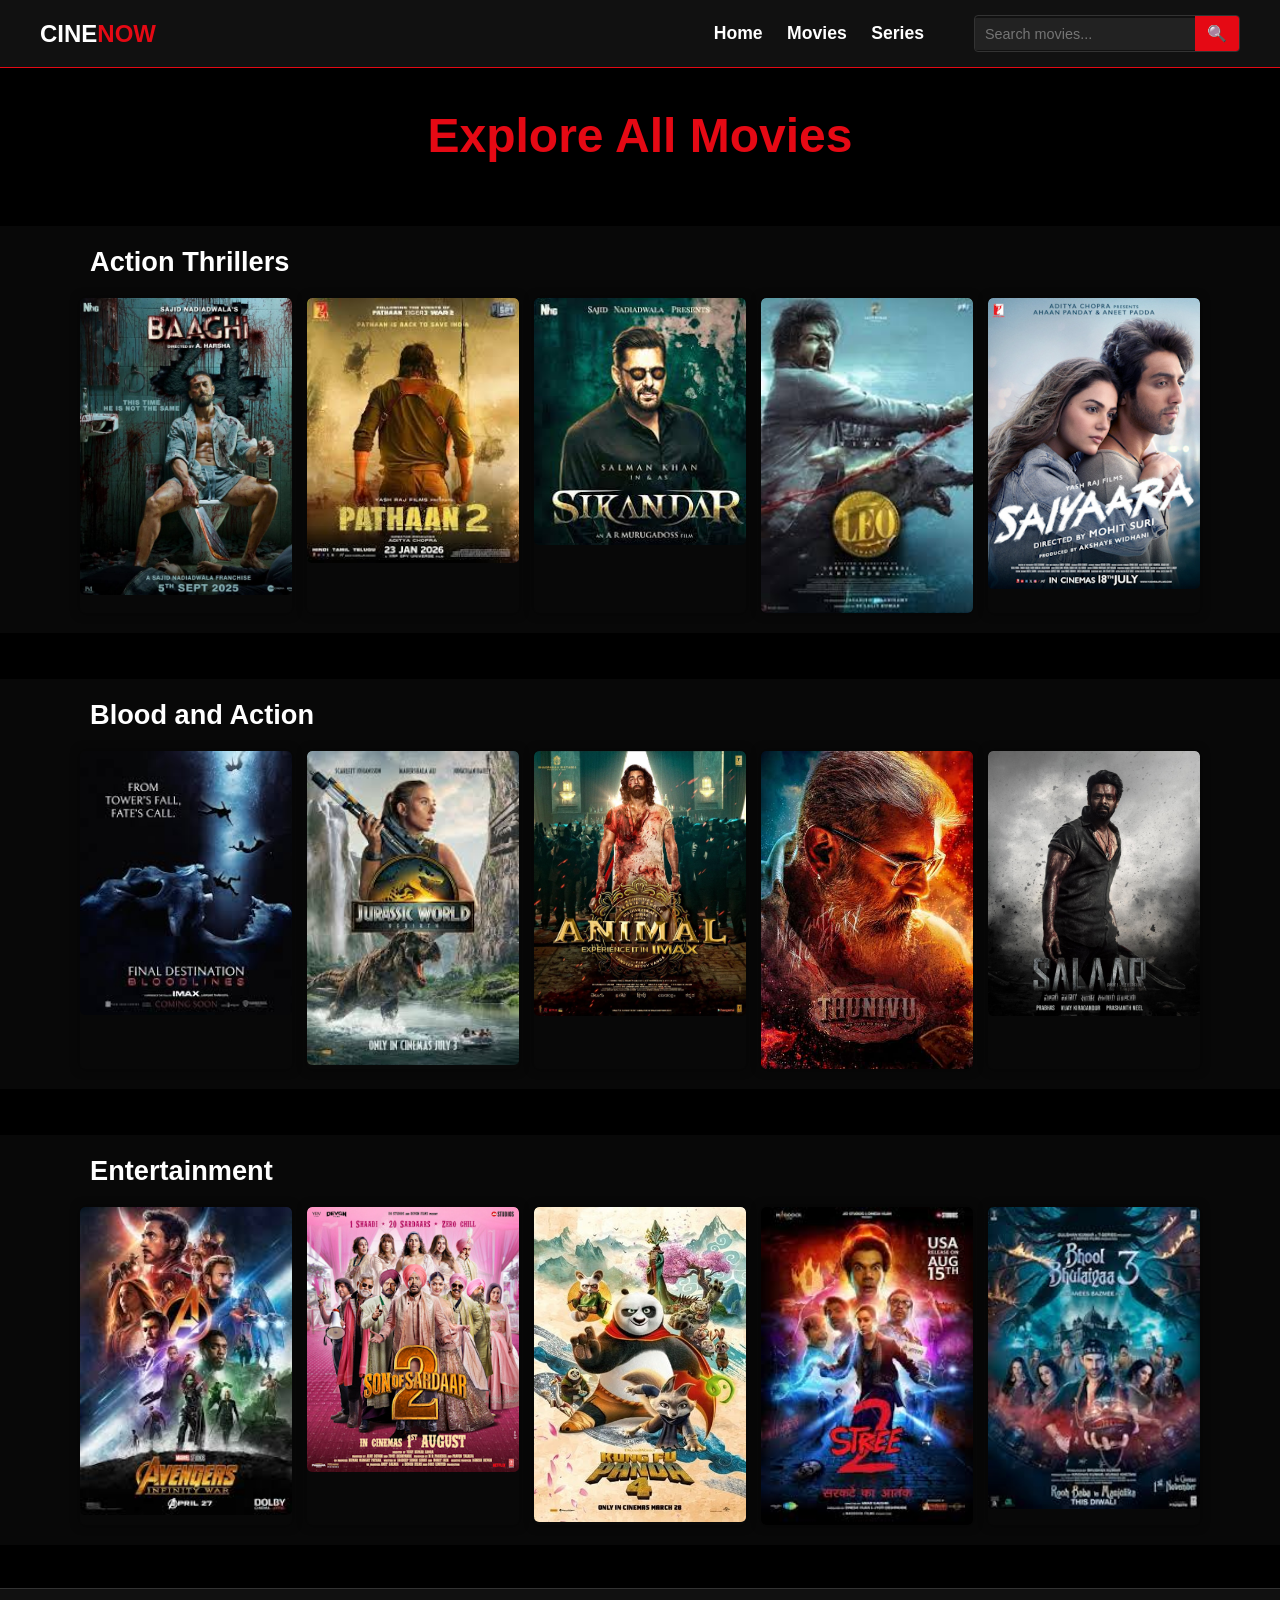
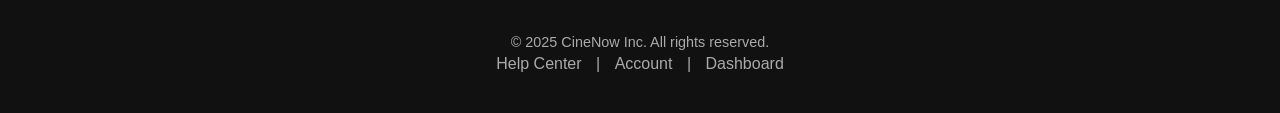
<file: index.html>
<!DOCTYPE html>
<html lang="en">
<head>
    <meta charset="UTF-8">
    <meta name="viewport" content="width=device-width, initial-scale=1.0">
    <title>CineNow - Movies</title>
    <link rel="stylesheet" href="style.css">
</head>
<body>
    
    <header class="category-header">
        <h1 class="header-logo">CINE<span style="color: #E50914;">NOW</span></h1>
        
        <div class="header-nav-search">
            <nav class="category-nav">
                <a href="welcome.html" class="nav-link">Home</a>
                <a href="movies.html" class="nav-link">Movies</a> 
                <a href="series.html" class="nav-link">Series</a> 
            </nav>
            
            <div class="search-bar">
                <input type="text" placeholder="Search movies..." class="search-input">
                <button class="search-btn">🔍</button>
            </div>
        </div>
    </header>

    <main class="category-content">
        <h2 class="page-title">Explore All Movies</h2>

        <div class="content-row">
            <section class="movie-posters-section" id="action-movies">
                <h3 class="section-title">Action Thrillers</h3>
                <div class="posters-grid">
                    <a href="https://youtu.be/cMn4dIx8Vrw?si=Atu06J6fJPQCrID1" class="poster-link">
                        <img src="movie1.jpg" alt="Action 1" class="poster-image">
                    </a>
                    <a href="https://youtu.be/vqu4z34wENw?si=cTGRnI6D5K0oLWH-" class="poster-link">
                        <img src="movie2.jpg" alt="Action 2" class="poster-image">
                    </a>
                    <a href="https://youtu.be/jQHiAAmhBMI?si=5IXZHbakr-eSvPeB" class="poster-link">
                        <img src="movie3.jpg" alt="Action 3" class="poster-image">
                    </a>
                    <a href="https://youtu.be/XNRiar5DOQQ?si=Fpk1keQptHkaRgP3" class="poster-link">
                        <img src="movie8.jpg" alt="Action 4" class="poster-image">
                    </a>
                    <a href="https://youtu.be/9r-tT5IN0vg?si=FWEmywBP5JN8kZvo" class="poster-link">
                        <img src="movie5.jpg" alt="Action 5" class="poster-image">
                    </a>
                </div>
            </section>
        </div>

        <div class="content-row">
            <section class="movie-posters-section" id="horror-movies">
                <h3 class="section-title">Blood and Action</h3>
                <div class="posters-grid">
                    <a href="https://youtu.be/UWMzKXsY9A4?si=JJUIYyn3KAFWTL6v" class="poster-link">
                        <img src="movie13.jpg" alt="Horror 1" class="poster-image">
                    </a>
                    <a href="https://youtu.be/jan5CFWs9ic?si=uOJSg8qSrKG8nzGj" class="poster-link">
                        <img src="movie12.jpg" alt="Horror 2" class="poster-image">
                    </a>
                    <a href="https://youtu.be/8FkLRUJj-o0?si=bIKBtPNUWBvRK8b2" class="poster-link">
                        <img src="movie7.jpg" alt="Horror 3" class="poster-image">
                    </a>
                    <a href="https://youtu.be/QxzdWvMnHDI?si=mJDC1bY5SK9vVGVQ" class="poster-link">
                        <img src="movie9.jpg" alt="Horror 4" class="poster-image">
                    </a>
                    <a href="https://youtu.be/WxzrNzhQrf0?si=Zgzll7dmQbSbLmkq" class="poster-link">
                        <img src="movie10.jpg" alt="Horror 5" class="poster-image">
                    </a>
                </div>
            </section>
        </div>

        <div class="content-row">
            <section class="movie-posters-section" id="fictional-movies">
                <h3 class="section-title">Entertainment</h3>
                <div class="posters-grid">
                    <a href="https://youtu.be/6ZfuNTqbHE8?si=qpEx1-rqZ10Wny1e" class="poster-link">
                        <img src="movie11.jpg" alt="Sci-Fi 1" class="poster-image">
                    </a>
                    <a href="https://youtu.be/HSX_KPfbP1o?si=IWyzZlsgmvJT1PAI" class="poster-link">
                        <img src="movie4.jpg" alt="Sci-Fi 2" class="poster-image">
                    </a>
                    <a href="https://youtu.be/_inKs4eeHiI?si=KPKSAAMSl88GBJLC" class="poster-link">
                        <img src="movie6.jpg" alt="Sci-Fi 3" class="poster-image">
                    </a>
                    <a href="https://youtu.be/VlvOgk5BHS4?si=JvdWYG16OTAXcsq-" class="poster-link">
                        <img src="movie14.jpg" alt="Sci-Fi 4" class="poster-image">
                    </a>
                    <a href="https://youtu.be/6YMY62tMLUA?si=FvkJU5TnGhFbq9vS" class="poster-link">
                        <img src="movie15.jpg" alt="Sci-Fi 5" class="poster-image">
                    </a>
                </div>
            </section>
        </div>
        
    </main>

    <footer class="site-footer">
        <div class="footer-content">
            <p>&copy; 2025 CineNow Inc. All rights reserved.</p>
            <div class="footer-links">
                <a href="#">Help Center</a> | 
                <a href="#">Account</a> |
                <a href="welcome.html">Dashboard</a>
            </div>
        </div>
    </footer>
</body>
</html>
</file>
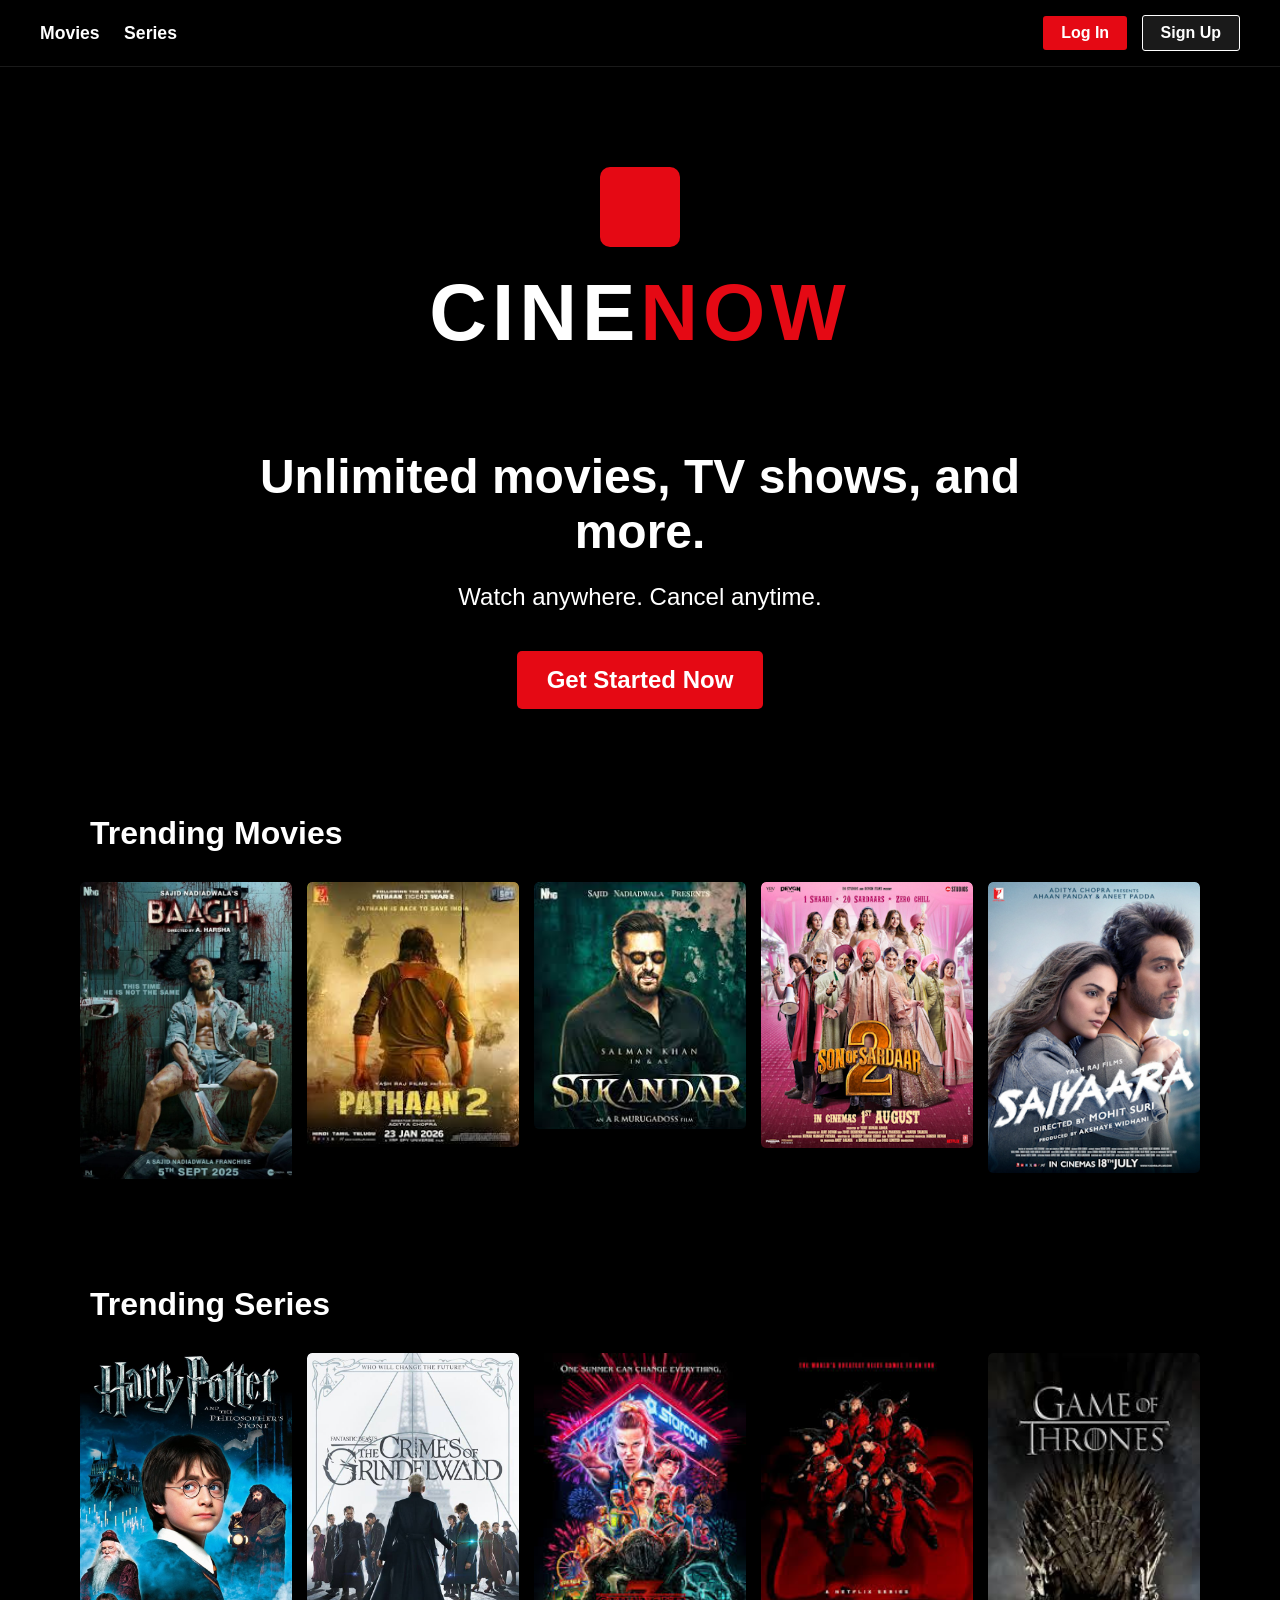
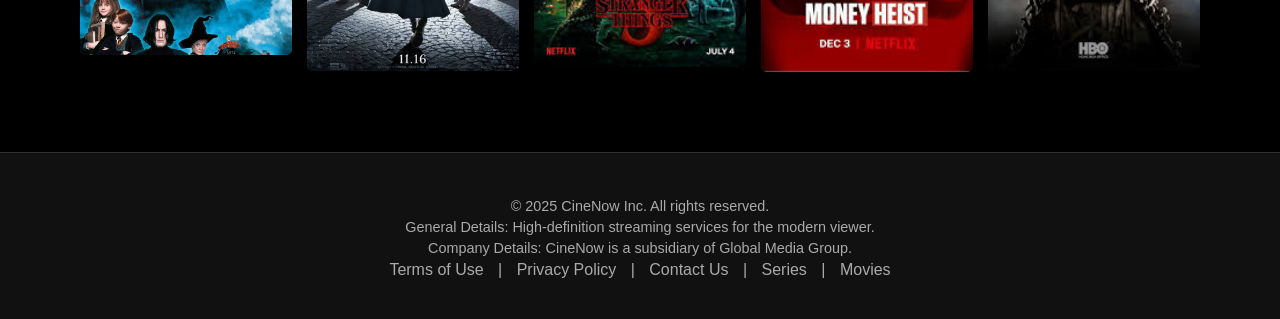
<file: 1.html>
<!DOCTYPE html>
<html lang="en">
<head>
    <meta charset="UTF-8">
    <meta name="viewport" content="width=device-width, initial-scale=1.0">
    <title>CineNow - Welcome</title>
    <link rel="stylesheet" href="style.css">
</head>
<body>
    
    <header class="nav-header">
        <nav>
            <a href="#movies-section" class="nav-link">Movies</a>
            <a href="#series-section" class="nav-link">Series</a>
        </nav>
        
        <div class="auth-buttons">
            <a href="login.html" class="auth-link login-btn">Log In</a>
            
            <a href="signup.html" class="auth-link signup-btn">Sign Up</a>
        </div>
    </header>

    <main class="hero-content">
        <div class="logo-icon-placeholder"></div>
        
        <h1 class="main-title">
            <span class="logo-part-1">CINE</span><span class="logo-part-2">NOW</span>
        </h1>

        <div class="hero-message">
            <h2>Unlimited movies, TV shows, and more.</h2>
            <h3>Watch anywhere. Cancel anytime.</h3>
            
            <a href="signup.html" class="cta-btn signup-btn">Get Started Now</a>
        </div>
        
        <section class="movie-posters-section" id="movies-section">
            <h2 class="section-title">Trending Movies</h2>
            <div class="posters-grid">
                <a href="login.html" class="poster-link">
                    <img src="movie1.jpg" alt="Movie Poster A" class="poster-image">
                </a>
                <a href="login.html" class="poster-link">
                    <img src="movie2.jpg" alt="Movie Poster B" class="poster-image">
                </a>
                <a href="login.html" class="poster-link">
                    <img src="movie3.jpg" alt="Movie Poster C" class="poster-image">
                </a>
                <a href="login.html" class="poster-link">
                    <img src="movie4.jpg" alt="Movie Poster D" class="poster-image">
                </a>
                <a href="login.html" class="poster-link">
                    <img src="movie5.jpg" alt="Movie Poster E" class="poster-image">
                </a>
            </div>
        </section>

        <section class="movie-posters-section" id="series-section">
            <h2 class="section-title">Trending Series</h2>
            <div class="posters-grid">
                <a href="signup.html" class="poster-link">
                    <img src="series1.jpg" alt="Series Poster 1" class="poster-image">
                </a>
                <a href="signup.html" class="poster-link">
                    <img src="series2.jpg" alt="Series Poster 2" class="poster-image">
                </a>
                <a href="signup.html" class="poster-link">
                    <img src="series3.jpg" alt="Series Poster 3" class="poster-image">
                </a>
                <a href="signup.html" class="poster-link">
                    <img src="series4.jpg" alt="Series Poster 4" class="poster-image">
                </a>
                <a href="signup.html" class="poster-link">
                    <img src="series5.jpeg" alt="Series Poster 5" class="poster-image">
                </a>
            </div>
        </section>
        
    </main>

    <footer class="site-footer">
        <div class="footer-content">
            <p>&copy; 2025 CineNow Inc. All rights reserved.</p>
            <p>General Details: High-definition streaming services for the modern viewer.</p>
            <p>Company Details: CineNow is a subsidiary of Global Media Group.</p>
            <div class="footer-links">
                <a href="#">Terms of Use</a> | 
                <a href="#">Privacy Policy</a> | 
                <a href="#">Contact Us</a> |
                <a href="index.html">Series</a> |
                <a href="index.html">Movies</a> 
            </div>
        </div>
    </footer>
</body>
</html>
</file>
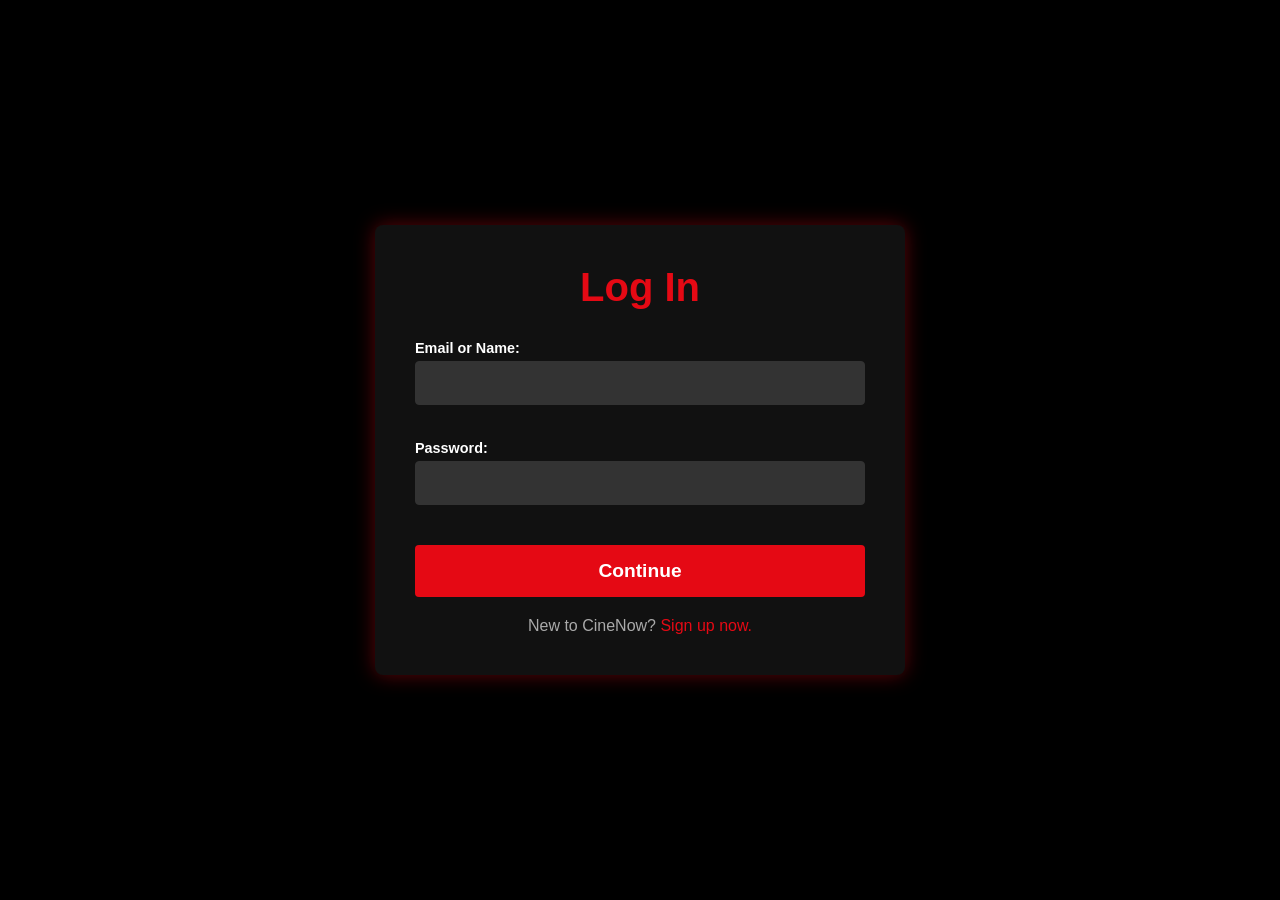
<file: login.html>
<!DOCTYPE html>
<html lang="en">
<head>
    <meta charset="UTF-8">
    <meta name="viewport" content="width=device-width, initial-scale=1.0">
    <title>CineNow - Log In</title>
    <link rel="stylesheet" href="style.css">
</head>
<body>
    <div class="auth-page">
        <div class="auth-form-container">
            <h2>Log In</h2>
            <form id="loginForm">
                <label for="login-email">Email or Name:</label>
                <input type="text" id="login-email" name="email" required>

                <label for="login-password">Password:</label>
                <input type="password" id="login-password" name="password" required>

                <button type="submit" class="form-submit-btn">Continue</button>
                <span id="formError" class="error-message"></span>
            </form>
            <div class="switch-auth-link">
                New to CineNow? <a href="signup.html">Sign up now.</a>
            </div>
        </div>
    </div>
    <script src="validation.js"></script>
</body>
</html>
</file>
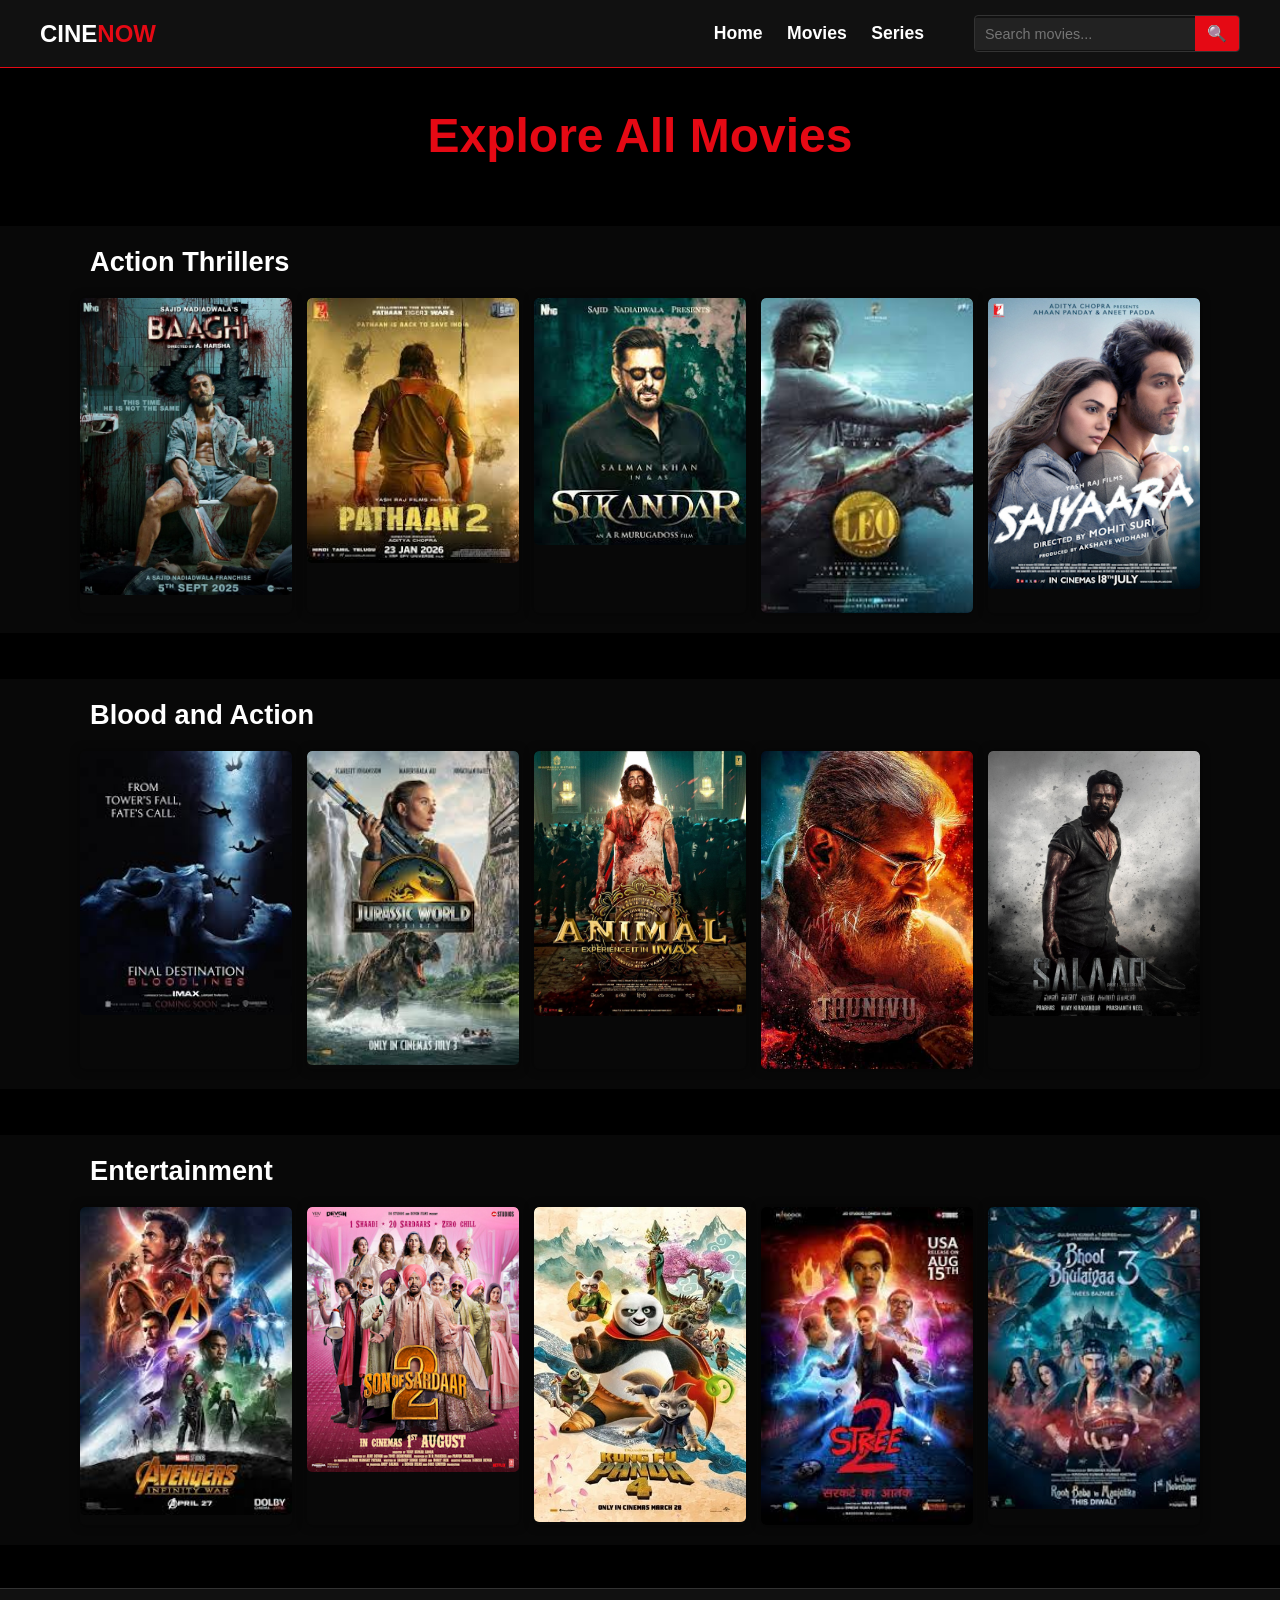
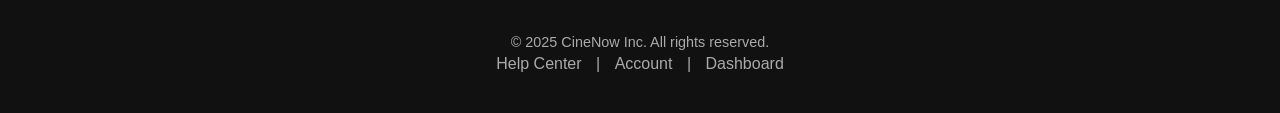
<file: movies.html>
<!DOCTYPE html>
<html lang="en">
<head>
    <meta charset="UTF-8">
    <meta name="viewport" content="width=device-width, initial-scale=1.0">
    <title>CineNow - Movies</title>
    <link rel="stylesheet" href="style.css">
</head>
<body>
    
    <header class="category-header">
        <h1 class="header-logo">CINE<span style="color: #E50914;">NOW</span></h1>
        
        <div class="header-nav-search">
            <nav class="category-nav">
                <a href="welcome.html" class="nav-link">Home</a>
                <a href="movies.html" class="nav-link">Movies</a> 
                <a href="series.html" class="nav-link">Series</a> 
            </nav>
            
            <div class="search-bar">
                <input type="text" placeholder="Search movies..." class="search-input">
                <button class="search-btn">🔍</button>
            </div>
        </div>
    </header>

    <main class="category-content">
        <h2 class="page-title">Explore All Movies</h2>

        <div class="content-row">
            <section class="movie-posters-section" id="action-movies">
                <h3 class="section-title">Action Thrillers</h3>
                <div class="posters-grid">
                    <a href="https://youtu.be/cMn4dIx8Vrw?si=Atu06J6fJPQCrID1" class="poster-link">
                        <img src="movie1.jpg" alt="Action 1" class="poster-image">
                    </a>
                    <a href="https://youtu.be/vqu4z34wENw?si=cTGRnI6D5K0oLWH-" class="poster-link">
                        <img src="movie2.jpg" alt="Action 2" class="poster-image">
                    </a>
                    <a href="https://youtu.be/jQHiAAmhBMI?si=5IXZHbakr-eSvPeB" class="poster-link">
                        <img src="movie3.jpg" alt="Action 3" class="poster-image">
                    </a>
                    <a href="https://youtu.be/XNRiar5DOQQ?si=Fpk1keQptHkaRgP3" class="poster-link">
                        <img src="movie8.jpg" alt="Action 4" class="poster-image">
                    </a>
                    <a href="https://youtu.be/9r-tT5IN0vg?si=FWEmywBP5JN8kZvo" class="poster-link">
                        <img src="movie5.jpg" alt="Action 5" class="poster-image">
                    </a>
                </div>
            </section>
        </div>

        <div class="content-row">
            <section class="movie-posters-section" id="horror-movies">
                <h3 class="section-title">Blood and Action</h3>
                <div class="posters-grid">
                    <a href="https://youtu.be/UWMzKXsY9A4?si=JJUIYyn3KAFWTL6v" class="poster-link">
                        <img src="movie13.jpg" alt="Horror 1" class="poster-image">
                    </a>
                    <a href="https://youtu.be/jan5CFWs9ic?si=uOJSg8qSrKG8nzGj" class="poster-link">
                        <img src="movie12.jpg" alt="Horror 2" class="poster-image">
                    </a>
                    <a href="https://youtu.be/8FkLRUJj-o0?si=bIKBtPNUWBvRK8b2" class="poster-link">
                        <img src="movie7.jpg" alt="Horror 3" class="poster-image">
                    </a>
                    <a href="https://youtu.be/QxzdWvMnHDI?si=mJDC1bY5SK9vVGVQ" class="poster-link">
                        <img src="movie9.jpg" alt="Horror 4" class="poster-image">
                    </a>
                    <a href="https://youtu.be/WxzrNzhQrf0?si=Zgzll7dmQbSbLmkq" class="poster-link">
                        <img src="movie10.jpg" alt="Horror 5" class="poster-image">
                    </a>
                </div>
            </section>
        </div>

        <div class="content-row">
            <section class="movie-posters-section" id="fictional-movies">
                <h3 class="section-title">Entertainment</h3>
                <div class="posters-grid">
                    <a href="https://youtu.be/6ZfuNTqbHE8?si=qpEx1-rqZ10Wny1e" class="poster-link">
                        <img src="movie11.jpg" alt="Sci-Fi 1" class="poster-image">
                    </a>
                    <a href="https://youtu.be/HSX_KPfbP1o?si=IWyzZlsgmvJT1PAI" class="poster-link">
                        <img src="movie4.jpg" alt="Sci-Fi 2" class="poster-image">
                    </a>
                    <a href="https://youtu.be/_inKs4eeHiI?si=KPKSAAMSl88GBJLC" class="poster-link">
                        <img src="movie6.jpg" alt="Sci-Fi 3" class="poster-image">
                    </a>
                    <a href="https://youtu.be/VlvOgk5BHS4?si=JvdWYG16OTAXcsq-" class="poster-link">
                        <img src="movie14.jpg" alt="Sci-Fi 4" class="poster-image">
                    </a>
                    <a href="https://youtu.be/6YMY62tMLUA?si=FvkJU5TnGhFbq9vS" class="poster-link">
                        <img src="movie15.jpg" alt="Sci-Fi 5" class="poster-image">
                    </a>
                </div>
            </section>
        </div>
        
    </main>

    <footer class="site-footer">
        <div class="footer-content">
            <p>&copy; 2025 CineNow Inc. All rights reserved.</p>
            <div class="footer-links">
                <a href="#">Help Center</a> | 
                <a href="#">Account</a> |
                <a href="welcome.html">Dashboard</a>
            </div>
        </div>
    </footer>
</body>
</html>
</file>
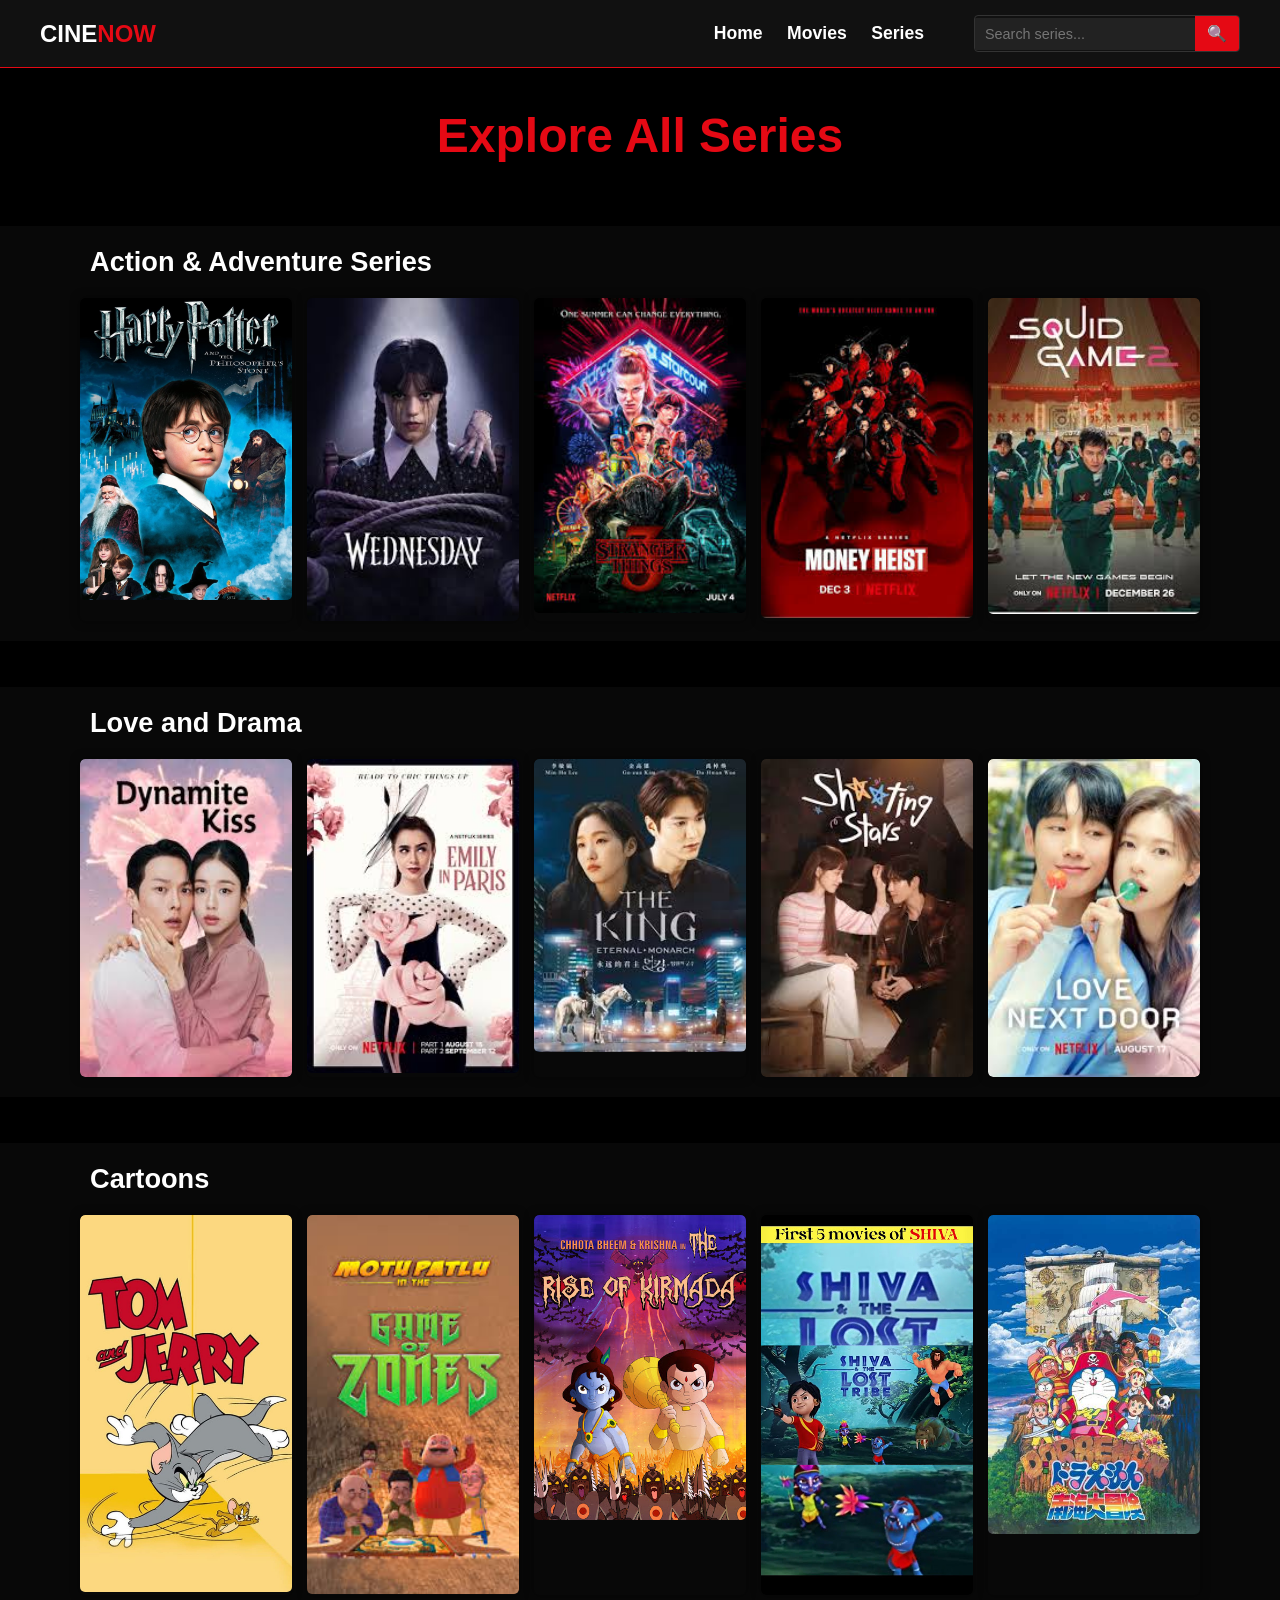
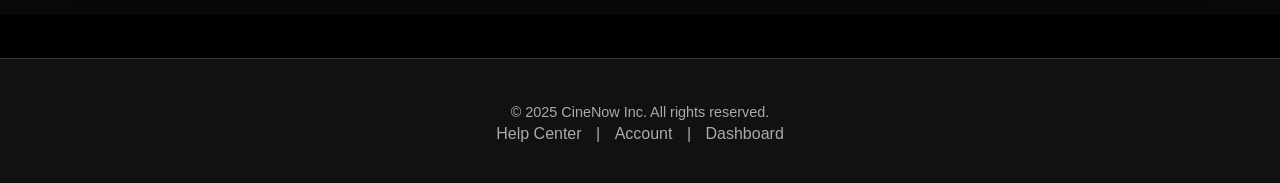
<file: series.html>
<!DOCTYPE html>
<html lang="en">
<head>
    <meta charset="UTF-8">
    <meta name="viewport" content="width=device-width, initial-scale=1.0">
    <title>CineNow - Series</title>
    <link rel="stylesheet" href="style.css">
</head>
<body>
    
    <header class="category-header">
        <h1 class="header-logo">CINE<span style="color: #E50914;">NOW</span></h1>
        
        <div class="header-nav-search">
            <nav class="category-nav">
                <a href="welcome.html" class="nav-link">Home</a>
                <a href="movies.html" class="nav-link">Movies</a> 
                <a href="series.html" class="nav-link">Series</a> </nav>
            
            <div class="search-bar">
                <input type="text" placeholder="Search series..." class="search-input">
                <button class="search-btn">🔍</button>
            </div>
        </div>
    </header>

    <main class="category-content">
        <h2 class="page-title">Explore All Series</h2>

        <div class="content-row">
            <section class="movie-posters-section" id="action-series">
                <h3 class="section-title">Action & Adventure Series</h3>
                <div class="posters-grid">
                    <a href="https://youtu.be/Yki6KgoBstM?si=tXWGR7hx-4ZIf9pb" class="poster-link">
                        <img src="series1.jpg" alt="Action S1" class="poster-image">
                    </a>
                    <a href="https://youtu.be/03u4xyj0TH4?si=pXYT2VH_W52V6sFT" class="poster-link">
                        <img src="series11.jpeg" alt="Action S2" class="poster-image">
                    </a>
                    <a href="https://youtu.be/e4XvO7DItmc?si=JB0H9BYyUntjJ13Q" class="poster-link">
                        <img src="series3.jpg" alt="Action S3" class="poster-image">
                    </a>
                    <a href="https://youtu.be/_InqQJRqGW4?si=aw8Anod6QWh42Tib" class="poster-link">
                        <img src="series4.jpg" alt="Action S4" class="poster-image">
                    </a>
                    <a href="https://youtu.be/oqxAJKy0ii4?si=Qo6qaYGXfCG1_3NY" class="poster-link">
                        <img src="series5.jpg" alt="Action S5" class="poster-image">
                    </a>
                </div>
            </section>
        </div>

        <div class="content-row">
            <section class="movie-posters-section" id="horror-series">
                <h3 class="section-title">Love and Drama</h3>
                <div class="posters-grid">
                    <a href="https://youtu.be/fAnU6CkpF_Y?si=cPKuaP7V5XYpR8yC" class="poster-link">
                        <img src="series7.jpg" alt="Horror S1" class="poster-image">
                    </a>
                    <a href="https://youtu.be/lptctjAT-Mk?si=ebzWKqJqjNAiRtDn" class="poster-link">
                        <img src="series8.jpg" alt="Horror S2" class="poster-image">
                    </a>
                    <a href="https://youtu.be/dZ4whegLDgw?si=Jvar-HNz8K7SlvqE" class="poster-link">
                        <img src="series9.jpg" alt="Horror S3" class="poster-image">
                    </a>
                    <a href="https://youtu.be/SjRS8pFwB9A?si=hKfDlN9oLK57zT91" class="poster-link">
                        <img src="series10.jpg" alt="Horror S4" class="poster-image">
                    </a>
                    <a href="https://youtu.be/C3TpiZndAOo?si=Oldl_DVeC9mmlo1Z" class="poster-link">
                        <img src="series6.jpg" alt="Horror S5" class="poster-image">
                    </a>
                </div>
            </section>
        </div>
        
        <div class="content-row">
            <section class="movie-posters-section" id="fictional-series">
                <h3 class="section-title">Cartoons</h3>
                <div class="posters-grid">
                    <a href="https://youtu.be/t0Q2otsqC4I?si=0VTtjWPYUm8aqJE-" class="poster-link">
                        <img src="series16.jpg" alt="Sci-Fi S1" class="poster-image">
                    </a>
                    <a href="https://youtu.be/76L2chGD8Yg?si=Uw63PXTv4R5Af7qn" class="poster-link">
                        <img src="series12.jpg" alt="Sci-Fi S2" class="poster-image">
                    </a>
                    <a href="https://youtu.be/4tVEwUpZCT4?si=MXwGNAK5Foiyj3wb" class="poster-link">
                        <img src="series13.jpg" alt="Sci-Fi S3" class="poster-image">
                    </a>
                    <a href="https://youtu.be/tpdLFxL4g2s?si=ll9RFG5gEZ0_OX0M" class="poster-link">
                        <img src="series14.jpg" alt="Sci-Fi S4" class="poster-image">
                    </a>
                    <a href="https://youtu.be/4cbDZvePzSs?si=XvCyasYbZcf4qlcS" class="poster-link">
                        <img src="series15.jpg" alt="Sci-Fi S5" class="poster-image">
                    </a>
                </div>
            </section>
        </div>
        
    </main>

    <footer class="site-footer">
        <div class="footer-content">
            <p>&copy; 2025 CineNow Inc. All rights reserved.</p>
            <div class="footer-links">
                <a href="#">Help Center</a> | 
                <a href="#">Account</a> |
                <a href="welcome.html">Dashboard</a>
            </div>
        </div>
    </footer>
</body>
</html>
</file>
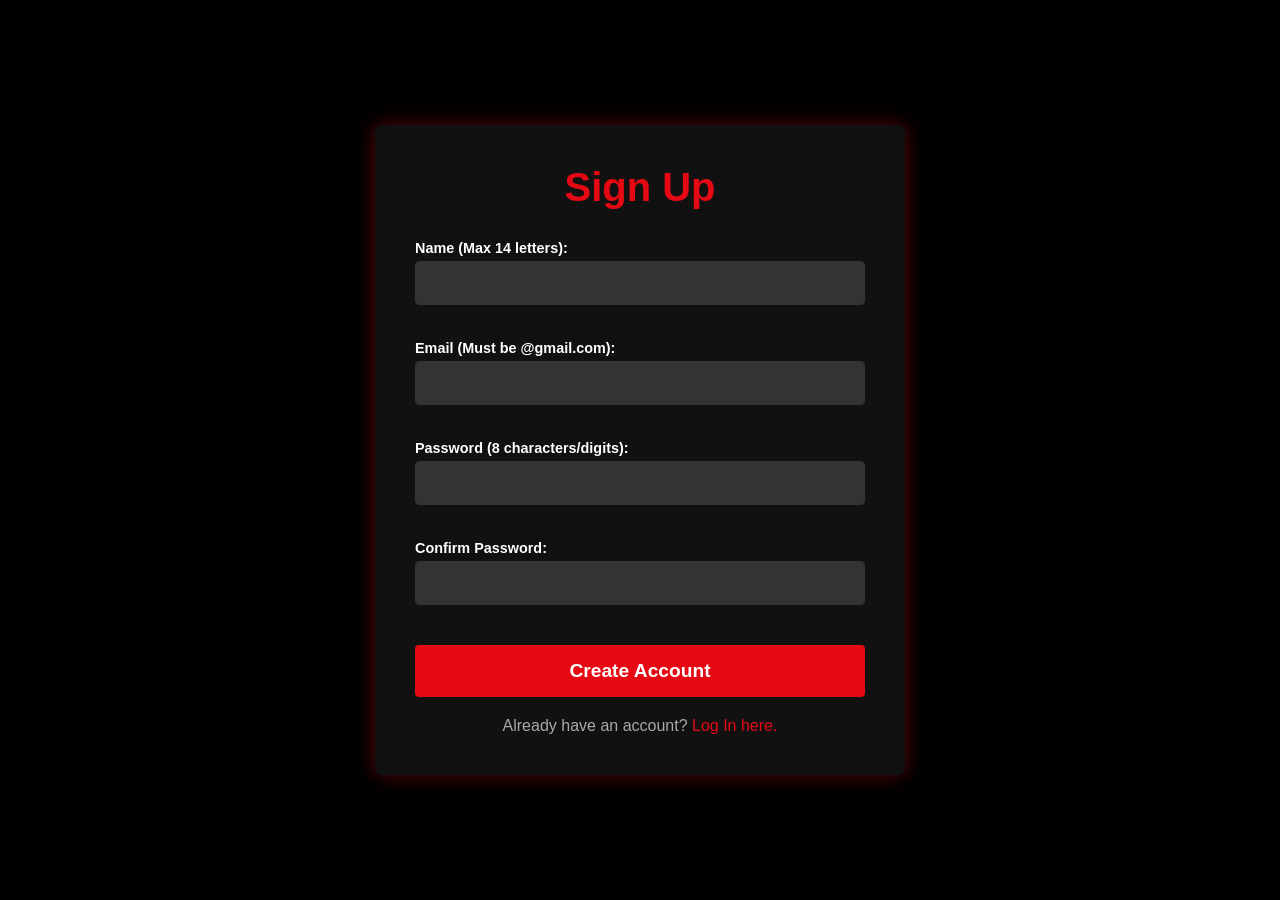
<file: signup.html>
<!DOCTYPE html>
<html lang="en">
<head>
    <meta charset="UTF-8">
    <meta name="viewport" content="width=device-width, initial-scale=1.0">
    <title>CineNow - Sign Up</title>
    <link rel="stylesheet" href="style.css">
</head>
<body>
    <div class="auth-page">
        <div class="auth-form-container">
            <h2>Sign Up</h2>
            <form id="signupForm">
                <label for="signup-name">Name (Max 14 letters):</label>
                <input type="text" id="signup-name" name="name" required>

                <label for="signup-email">Email (Must be @gmail.com):</label>
                <input type="email" id="signup-email" name="email" required>

                <label for="signup-password">Password (8 characters/digits):</label>
                <input type="password" id="signup-password" name="password" required>

                <label for="signup-confirm-password">Confirm Password:</label>
                <input type="password" id="signup-confirm-password" name="confirm-password" required>

                <button type="submit" class="form-submit-btn">Create Account</button>
                
                <span id="formError" class="error-message"></span>
            </form>
            <div class="switch-auth-link">
                Already have an account? <a href="login.html">Log In here.</a>
            </div>
        </div>
    </div>
    <script src="validation.js"></script>
</body>
</html>
</file>
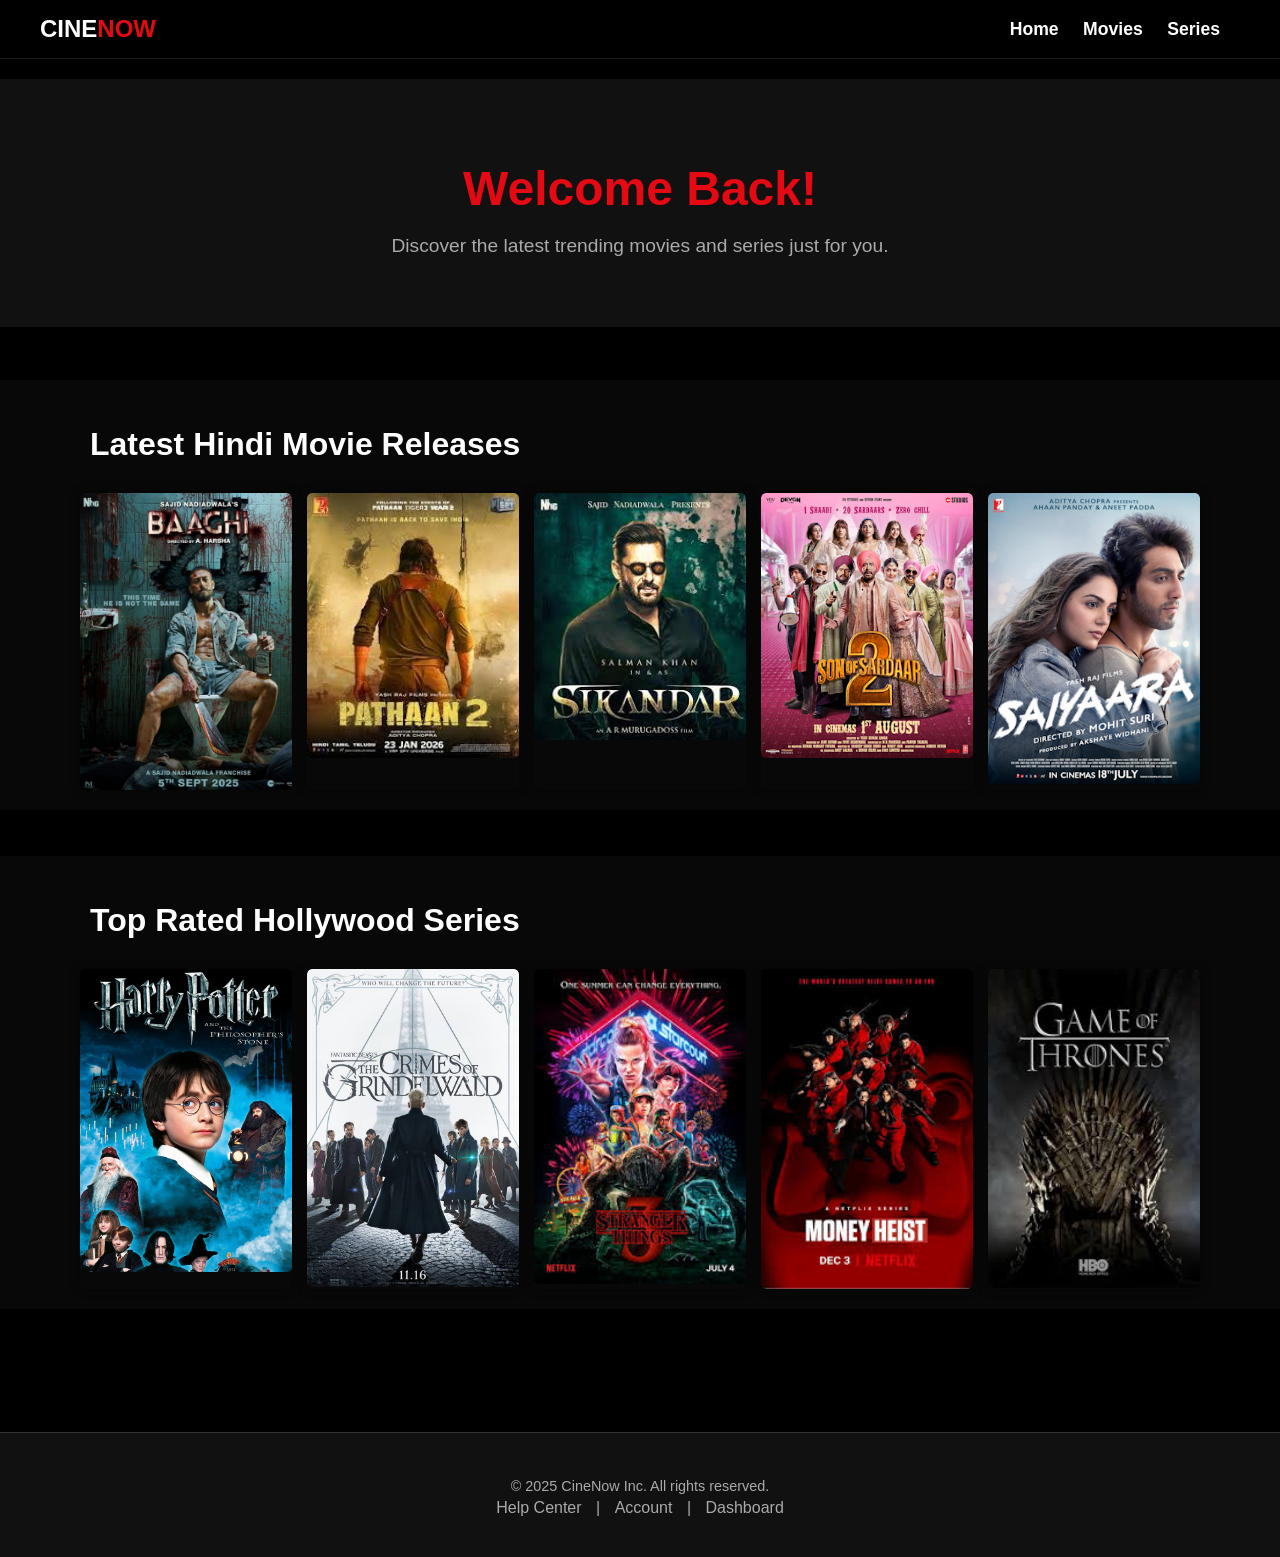
<file: welcome.html>
<!DOCTYPE html>
<html lang="en">
<head>
    <meta charset="UTF-8">
    <meta name="viewport" content="width=device-width, initial-scale=1.0">
    <title>MovieHub - Dashboard</title>
    <link rel="stylesheet" href="style.css">
    <style>
        .welcome-page-header {
            background-color: #000;
            padding: 15px 40px;
            border-bottom: 1px solid rgba(255, 255, 255, 0.1);
            display: flex;
            justify-content: space-between;
            align-items: center;
        }
        .welcome-page-header .nav-link {
            margin-right: 20px;
        }
        .welcome-content {
            padding-top: 20px;
            padding-bottom: 80px;
            text-align: center;
        }
        .dashboard-hero {
            padding: 50px 20px;
            background-color: #111;
            margin-bottom: 50px;
        }
        .dashboard-hero h1 {
            color: #E50914;
            font-size: 3rem;
            margin-bottom: 10px;
        }
    </style>
</head>
<body>
    
    <header class="welcome-page-header">
        <h1 style="color: white; font-size: 1.5rem; margin: 0;">CINE<span style="color: #E50914;">NOW</span></h1>
        <nav>
            <a href="welcome.html" class="nav-link">Home</a>
            <a href="movies.html" class="nav-link">Movies</a>
            <a href="series.html" class="nav-link">Series</a>
        </nav>
    </header>

    <main class="welcome-content">
        <div class="dashboard-hero">
            <h1>Welcome Back!</h1>
            <p style="font-size: 1.2rem; color: #AAA;">Discover the latest trending movies and series just for you.</p>
        </div>

        <div class="content-row">
            <section class="movie-posters-section" id="movies-dashboard-section">
                <h2 class="section-title">Latest Hindi Movie Releases</h2>
                <div class="posters-grid">
                    <a href="movies.html" class="poster-link">
                        <img src="movie1.jpg" alt="Movie Poster 1" class="poster-image">
                    </a>
                    <a href="movies.html" class="poster-link">
                        <img src="movie2.jpg" alt="Movie Poster 2" class="poster-image">
                    </a>
                    <a href="movies.html" class="poster-link">
                        <img src="movie3.jpg" alt="Movie Poster 3" class="poster-image">
                    </a>
                    <a href="movies.html" class="poster-link">
                        <img src="movie4.jpg" alt="Movie Poster 4" class="poster-image">
                    </a>
                    <a href="movies.html" class="poster-link">
                        <img src="movie5.jpg" alt="Movie Poster 5" class="poster-image">
                    </a>
                </div>
            </section>
        </div>

        <div class="content-row">
            <section class="movie-posters-section" id="series-dashboard-section">
                <h2 class="section-title">Top Rated Hollywood Series</h2>
                <div class="posters-grid">
                    <a href="series.html" class="poster-link">
                        <img src="series1.jpg" alt="Series Poster 1" class="poster-image">
                    </a>
                    <a href="series.html" class="poster-link">
                        <img src="series2.jpg" alt="Series Poster 2" class="poster-image">
                    </a>
                    <a href="series.html" class="poster-link">
                        <img src="series3.jpg" alt="Series Poster 3" class="poster-image">
                    </a>
                    <a href="series.html" class="poster-link">
                        <img src="series4.jpg" alt="Series Poster 4" class="poster-image">
                    </a>
                    <a href="series.html" class="poster-link">
                        <img src="series5.jpeg" alt="Series Poster 5" class="poster-image">
                    </a>
                </div>
            </section>
        </div>
        
    </main>

    <footer class="site-footer">
        <div class="footer-content">
            <p>&copy; 2025 CineNow Inc. All rights reserved.</p>
            <div class="footer-links">
                <a href="#">Help Center</a> | 
                <a href="#">Account</a> |
                <a href="welcome.html">Dashboard</a>
            </div>
        </div>
    </footer>
</body>
</html>
</file>
<file: style.css>
body, html {
    margin: 0;
    padding: 0;
    min-height: 100vh;
    font-family: Arial, sans-serif;
    background-color: #000; 
    color: white;
    scroll-behavior: smooth; 
}

:target::before {
    content: "";
    display: block;
    height: 90px; 
    margin-top: -90px;
    visibility: hidden;
}

.nav-header, .welcome-page-header {
    position: sticky;
    top: 0;
    z-index: 1000; 
    display: flex;
    justify-content: space-between;
    align-items: center;
    padding: 15px 40px;
    background-color: #000; 
    border-bottom: 1px solid rgba(255, 255, 255, 0.1);
}

.category-header {
    position: sticky;
    top: 0;
    z-index: 1000;
    display: flex;
    justify-content: space-between;
    align-items: center;
    padding: 15px 40px;
    background-color: #111; 
    border-bottom: 1px solid #E50914;
}

.header-logo {
    font-size: 1.5rem;
    margin: 0;
    color: white;
}

.header-nav-search {
    display: flex;
    align-items: center;
}

.category-nav {
    margin-right: 30px;
}


.search-bar {
    display: flex;
    align-items: center;
    border: 1px solid #333;
    border-radius: 4px;
    overflow: hidden;
}

.search-input {
    padding: 8px 10px;
    border: none;
    background-color: #222;
    color: white;
    font-size: 0.9rem;
    width: 200px;
    outline: none;
}

.search-btn {
    padding: 8px 12px;
    border: none;
    background-color: #E50914;
    color: white;
    cursor: pointer;
    font-size: 1rem;
    transition: background-color 0.2s;
}

.search-btn:hover {
    background-color: #F40F1F;
}

.nav-link {
    color: white;
    text-decoration: none;
    font-weight: bold;
    font-size: 1.1rem;
    margin-right: 20px;
    transition: color 0.2s;
}

.nav-link:hover {
    color: #E50914; 
}

.auth-link {
    padding: 8px 18px;
    margin-left: 10px;
    border: none;
    border-radius: 3px;
    font-size: 1rem;
    cursor: pointer;
    font-weight: bold;
    transition: background-color 0.2s;
    text-decoration: none;
    display: inline-block;
    text-align: center;
}

.login-btn {
    background-color: #E50914; 
    color: white;
}

.login-btn:hover {
    background-color: #F40F1F;
}

.signup-btn {
    background-color: rgba(255, 255, 255, 0.1);
    color: white;
    border: 1px solid white;
}

.signup-btn:hover {
    background-color: rgba(255, 255, 255, 0.2);
}

.hero-content {
    min-height: calc(100vh - 80px);
    display: flex;
    flex-direction: column;
    align-items: center;
    padding-top: 100px;
    text-align: center;
}

.logo-icon-placeholder {
    width: 80px;
    height: 80px;
    background-color: #E50914;
    border-radius: 10px;
    margin-bottom: 20px;
}

.main-title {
    font-size: 5rem;
    font-weight: 900;
    margin: 0;
    letter-spacing: 5px;
}

.logo-part-1 {
    color: white;
}

.logo-part-2 {
    color: #E50914; 
}

.hero-message {
    margin-top: 50px;
    padding: 0 20px;
    max-width: 800px;
    margin-bottom: 80px;
}

.hero-message h2 {
    font-size: 3rem;
    font-weight: 700;
    margin-bottom: 10px;
}

.hero-message h3 {
    font-size: 1.5rem;
    font-weight: 400;
    margin-bottom: 40px;
}

.cta-btn {
    padding: 15px 30px; 
    font-size: 1.5rem; 
    background-color: #E50914; 
    color: white;
    border: none;
    border-radius: 5px;
    cursor: pointer;
    font-weight: bold;
    transition: background-color 0.2s, transform 0.1s;
    text-decoration: none; 
    display: inline-block;
}

.cta-btn:hover {
    background-color: #F40F1F;
    transform: scale(1.05);
}

.movie-posters-section {
    width: 100%;
    max-width: 1200px; 
    margin: 0 auto 80px auto; 
    padding: 0 40px;
    box-sizing: border-box;
    text-align: left;
}

.section-title {
    font-size: 2rem;
    margin-bottom: 30px;
    color: white;
    padding-left: 10px;
}

.page-title {
    font-size: 3rem;
    text-align: center;
    margin: 40px 0 60px;
    color: #E50914;
}

.movie-posters-section h3.section-title {
    font-size: 1.7rem;
    margin-top: 0;
    margin-bottom: 20px;
}


.posters-grid {
    display: grid;
    grid-template-columns: repeat(auto-fit, minmax(200px, 1fr)); 
    gap: 15px;
}

.poster-link {
    position: relative; 
    display: block;
    text-decoration: none;
    transition: transform 0.3s, box-shadow 0.3s, z-index 0s;
    border-radius: 5px;
    overflow: hidden; 
    box-shadow: 0 0 10px rgba(0, 0, 0, 0.5);
    z-index: 10;
}

.poster-link:hover {
    transform: scale(1.15);
    z-index: 50; 
    box-shadow: 0 0 15px rgba(229, 9, 20, 0.9);
}

.poster-link:hover::before {
    content: "▶️ Watch"; 
    position: absolute;
    top: 0;
    left: 0;
    width: 100%;
    height: 100%;
    display: flex;
    justify-content: center;
    align-items: center;
    background-color: rgba(0, 0, 0, 0.6); 
    color: white;
    font-size: 1.5rem;
    font-weight: bold;
    z-index: 20;
}


.poster-image {
    width: 100%;
    height: auto; 
    display: block;
    border-radius: 5px;
}

.site-footer {
    background-color: #111; 
    padding: 40px 60px;
    text-align: center;
    color: #AAA;
    border-top: 1px solid #333;
}

.footer-content p {
    margin: 5px 0;
    font-size: 0.9rem;
}

.footer-links a {
    color: #AAA;
    text-decoration: none;
    margin: 0 10px;
    transition: color 0.2s;
}

.footer-links a:hover {
    color: #E50914;
}

.auth-page {
    height: 100vh;
    display: flex;
    justify-content: center;
    align-items: center;
    padding: 20px;
    box-sizing: border-box;
}

.auth-form-container {
    background-color: #111;
    padding: 40px;
    border-radius: 8px;
    box-shadow: 0 0 20px rgba(229, 9, 20, 0.4);
    width: 100%;
    max-width: 450px;
}

.auth-form-container h2 {
    color: #E50914;
    text-align: center;
    margin-top: 0;
    margin-bottom: 30px;
    font-size: 2.5rem;
}

.auth-form-container label {
    display: block;
    margin-top: 15px;
    margin-bottom: 5px;
    font-weight: bold;
    font-size: 0.9rem;
}

.auth-form-container input {
    width: 100%;
    padding: 12px;
    margin-bottom: 20px;
    border: 1px solid #333;
    border-radius: 4px;
    box-sizing: border-box;
    background-color: #333;
    color: white;
    font-size: 1rem;
}

.auth-form-container input:focus {
    border-color: #E50914;
    outline: none;
}

.form-submit-btn {
    background-color: #E50914;
    color: white;
    padding: 15px;
    border: none;
    border-radius: 4px;
    cursor: pointer;
    font-size: 1.2rem;
    font-weight: bold;
    margin-top: 20px;
    width: 100%;
    transition: background-color 0.2s;
}

.form-submit-btn:hover {
    background-color: #F40F1F;
}

.switch-auth-link {
    display: block;
    text-align: center;
    margin-top: 20px;
    color: #AAA;
    text-decoration: none;
}

.switch-auth-link a {
    color: #E50914;
    text-decoration: none;
}

.switch-auth-link a:hover {
    text-decoration: underline;
}

.error-message {
    display: block;
    text-align: center;
    margin-top: 15px;
    font-size: 1rem;
    font-weight: bold;
}

.welcome-content {
    padding-top: 20px;
    padding-bottom: 80px;
    text-align: center;
}
.dashboard-hero {
    padding: 50px 20px;
    background-color: #111;
    margin-bottom: 50px;
}
.dashboard-hero h1 {
    color: #E50914;
    font-size: 3rem;
    margin-bottom: 10px;
}
.dashboard-hero p {
    font-size: 1.2rem;
    color: #AAA;
}

.content-row {
    background-color: #080808; 
    padding: 20px 0;
    margin-bottom: 40px; 
    border-top: 3px solid #000; 
    border-bottom: 3px solid #000;
}

.content-row .movie-posters-section {
    margin-bottom: 0; 
}
</file>
